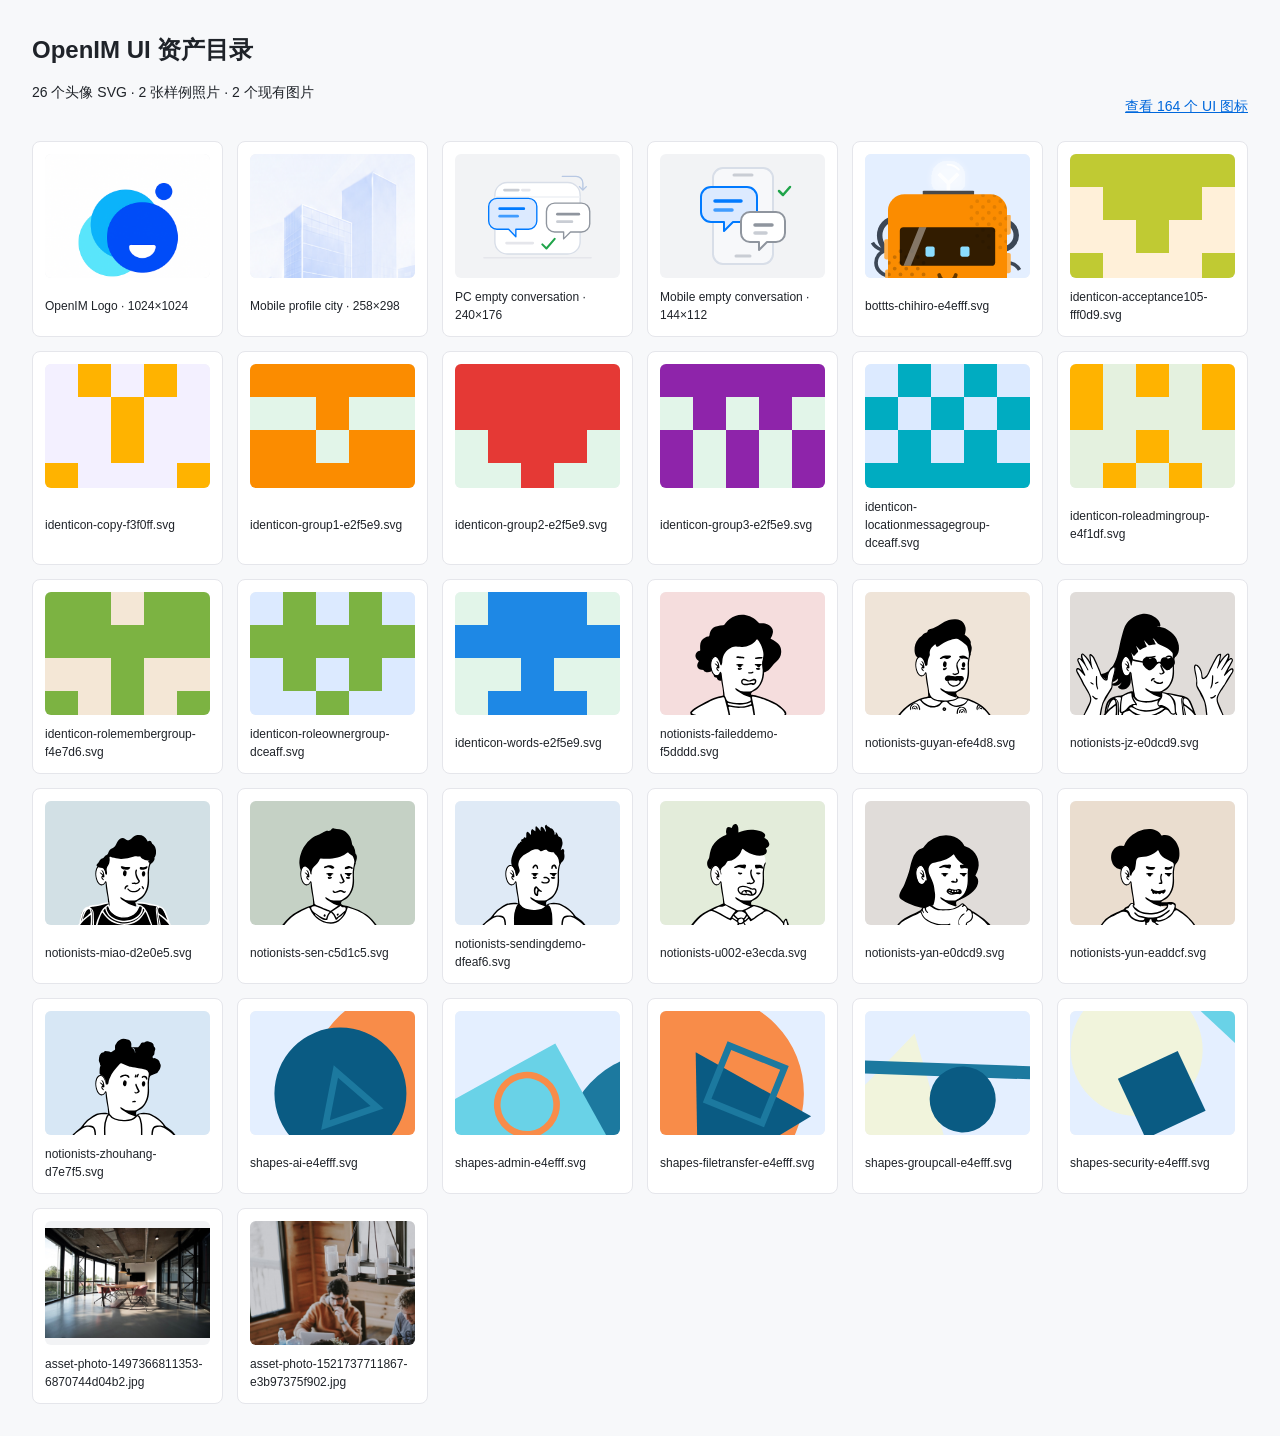
<file: assets/ui-assets.html>
<!doctype html>
<html lang="zh-CN"><meta charset="utf-8"><meta name="viewport" content="width=device-width,initial-scale=1"><title>OpenIM UI 资产目录</title>
<style>body{margin:0;padding:32px;font:14px/1.5 -apple-system,BlinkMacSystemFont,"PingFang SC",sans-serif;color:#1f2329;background:#f7f8fa}header{display:flex;align-items:end;justify-content:space-between;gap:24px;margin-bottom:24px}h1{margin:0;font-size:24px}a{color:#0068dc}.grid{display:grid;grid-template-columns:repeat(auto-fill,minmax(180px,1fr));gap:14px}.asset-card{display:grid;gap:10px;min-width:0;padding:12px;color:inherit;text-decoration:none;background:#fff;border:1px solid #e5e6eb;border-radius:8px}.asset-card:hover{border-color:#007aff;box-shadow:0 4px 16px #1f232914}.preview{display:grid;place-items:center;aspect-ratio:4/3;overflow:hidden;background:#f2f3f5;border-radius:6px}.preview img{max-width:100%;max-height:100%;object-fit:contain}.asset-card>span:last-child{overflow-wrap:anywhere;font-size:12px}</style>
<header><div><h1>OpenIM UI 资产目录</h1><p>26 个头像 SVG · 2 张样例照片 · 2 个现有图片</p></div><a href="./ui-icons/catalog.html">查看 164 个 UI 图标</a></header><div class="grid"><a class="asset-card" href="/assets/brand/openim-logo.png"><span class="preview"><img src="/assets/brand/openim-logo.png" alt="OpenIM Logo · 1024×1024" loading="lazy"></span><span>OpenIM Logo · 1024×1024</span></a>
<a class="asset-card" href="/assets/reference-style/mobile-profile-city.png"><span class="preview"><img src="/assets/reference-style/mobile-profile-city.png" alt="Mobile profile city · 258×298" loading="lazy"></span><span>Mobile profile city · 258×298</span></a>
<a class="asset-card" href="/assets/empty-states/pc-empty-conversation.svg"><span class="preview"><img src="/assets/empty-states/pc-empty-conversation.svg" alt="PC empty conversation · 240×176" loading="lazy"></span><span>PC empty conversation · 240×176</span></a>
<a class="asset-card" href="/assets/empty-states/mobile-empty-conversation.svg"><span class="preview"><img src="/assets/empty-states/mobile-empty-conversation.svg" alt="Mobile empty conversation · 144×112" loading="lazy"></span><span>Mobile empty conversation · 144×112</span></a>
<a class="asset-card" href="/assets/ui-avatars/bottts-chihiro-e4efff.svg"><span class="preview"><img src="/assets/ui-avatars/bottts-chihiro-e4efff.svg" alt="bottts-chihiro-e4efff.svg" loading="lazy"></span><span>bottts-chihiro-e4efff.svg</span></a>
<a class="asset-card" href="/assets/ui-avatars/identicon-acceptance105-fff0d9.svg"><span class="preview"><img src="/assets/ui-avatars/identicon-acceptance105-fff0d9.svg" alt="identicon-acceptance105-fff0d9.svg" loading="lazy"></span><span>identicon-acceptance105-fff0d9.svg</span></a>
<a class="asset-card" href="/assets/ui-avatars/identicon-copy-f3f0ff.svg"><span class="preview"><img src="/assets/ui-avatars/identicon-copy-f3f0ff.svg" alt="identicon-copy-f3f0ff.svg" loading="lazy"></span><span>identicon-copy-f3f0ff.svg</span></a>
<a class="asset-card" href="/assets/ui-avatars/identicon-group1-e2f5e9.svg"><span class="preview"><img src="/assets/ui-avatars/identicon-group1-e2f5e9.svg" alt="identicon-group1-e2f5e9.svg" loading="lazy"></span><span>identicon-group1-e2f5e9.svg</span></a>
<a class="asset-card" href="/assets/ui-avatars/identicon-group2-e2f5e9.svg"><span class="preview"><img src="/assets/ui-avatars/identicon-group2-e2f5e9.svg" alt="identicon-group2-e2f5e9.svg" loading="lazy"></span><span>identicon-group2-e2f5e9.svg</span></a>
<a class="asset-card" href="/assets/ui-avatars/identicon-group3-e2f5e9.svg"><span class="preview"><img src="/assets/ui-avatars/identicon-group3-e2f5e9.svg" alt="identicon-group3-e2f5e9.svg" loading="lazy"></span><span>identicon-group3-e2f5e9.svg</span></a>
<a class="asset-card" href="/assets/ui-avatars/identicon-locationmessagegroup-dceaff.svg"><span class="preview"><img src="/assets/ui-avatars/identicon-locationmessagegroup-dceaff.svg" alt="identicon-locationmessagegroup-dceaff.svg" loading="lazy"></span><span>identicon-locationmessagegroup-dceaff.svg</span></a>
<a class="asset-card" href="/assets/ui-avatars/identicon-roleadmingroup-e4f1df.svg"><span class="preview"><img src="/assets/ui-avatars/identicon-roleadmingroup-e4f1df.svg" alt="identicon-roleadmingroup-e4f1df.svg" loading="lazy"></span><span>identicon-roleadmingroup-e4f1df.svg</span></a>
<a class="asset-card" href="/assets/ui-avatars/identicon-rolemembergroup-f4e7d6.svg"><span class="preview"><img src="/assets/ui-avatars/identicon-rolemembergroup-f4e7d6.svg" alt="identicon-rolemembergroup-f4e7d6.svg" loading="lazy"></span><span>identicon-rolemembergroup-f4e7d6.svg</span></a>
<a class="asset-card" href="/assets/ui-avatars/identicon-roleownergroup-dceaff.svg"><span class="preview"><img src="/assets/ui-avatars/identicon-roleownergroup-dceaff.svg" alt="identicon-roleownergroup-dceaff.svg" loading="lazy"></span><span>identicon-roleownergroup-dceaff.svg</span></a>
<a class="asset-card" href="/assets/ui-avatars/identicon-words-e2f5e9.svg"><span class="preview"><img src="/assets/ui-avatars/identicon-words-e2f5e9.svg" alt="identicon-words-e2f5e9.svg" loading="lazy"></span><span>identicon-words-e2f5e9.svg</span></a>
<a class="asset-card" href="/assets/ui-avatars/notionists-faileddemo-f5dddd.svg"><span class="preview"><img src="/assets/ui-avatars/notionists-faileddemo-f5dddd.svg" alt="notionists-faileddemo-f5dddd.svg" loading="lazy"></span><span>notionists-faileddemo-f5dddd.svg</span></a>
<a class="asset-card" href="/assets/ui-avatars/notionists-guyan-efe4d8.svg"><span class="preview"><img src="/assets/ui-avatars/notionists-guyan-efe4d8.svg" alt="notionists-guyan-efe4d8.svg" loading="lazy"></span><span>notionists-guyan-efe4d8.svg</span></a>
<a class="asset-card" href="/assets/ui-avatars/notionists-jz-e0dcd9.svg"><span class="preview"><img src="/assets/ui-avatars/notionists-jz-e0dcd9.svg" alt="notionists-jz-e0dcd9.svg" loading="lazy"></span><span>notionists-jz-e0dcd9.svg</span></a>
<a class="asset-card" href="/assets/ui-avatars/notionists-miao-d2e0e5.svg"><span class="preview"><img src="/assets/ui-avatars/notionists-miao-d2e0e5.svg" alt="notionists-miao-d2e0e5.svg" loading="lazy"></span><span>notionists-miao-d2e0e5.svg</span></a>
<a class="asset-card" href="/assets/ui-avatars/notionists-sen-c5d1c5.svg"><span class="preview"><img src="/assets/ui-avatars/notionists-sen-c5d1c5.svg" alt="notionists-sen-c5d1c5.svg" loading="lazy"></span><span>notionists-sen-c5d1c5.svg</span></a>
<a class="asset-card" href="/assets/ui-avatars/notionists-sendingdemo-dfeaf6.svg"><span class="preview"><img src="/assets/ui-avatars/notionists-sendingdemo-dfeaf6.svg" alt="notionists-sendingdemo-dfeaf6.svg" loading="lazy"></span><span>notionists-sendingdemo-dfeaf6.svg</span></a>
<a class="asset-card" href="/assets/ui-avatars/notionists-u002-e3ecda.svg"><span class="preview"><img src="/assets/ui-avatars/notionists-u002-e3ecda.svg" alt="notionists-u002-e3ecda.svg" loading="lazy"></span><span>notionists-u002-e3ecda.svg</span></a>
<a class="asset-card" href="/assets/ui-avatars/notionists-yan-e0dcd9.svg"><span class="preview"><img src="/assets/ui-avatars/notionists-yan-e0dcd9.svg" alt="notionists-yan-e0dcd9.svg" loading="lazy"></span><span>notionists-yan-e0dcd9.svg</span></a>
<a class="asset-card" href="/assets/ui-avatars/notionists-yun-eaddcf.svg"><span class="preview"><img src="/assets/ui-avatars/notionists-yun-eaddcf.svg" alt="notionists-yun-eaddcf.svg" loading="lazy"></span><span>notionists-yun-eaddcf.svg</span></a>
<a class="asset-card" href="/assets/ui-avatars/notionists-zhouhang-d7e7f5.svg"><span class="preview"><img src="/assets/ui-avatars/notionists-zhouhang-d7e7f5.svg" alt="notionists-zhouhang-d7e7f5.svg" loading="lazy"></span><span>notionists-zhouhang-d7e7f5.svg</span></a>
<a class="asset-card" href="/assets/ui-avatars/shapes-ai-e4efff.svg"><span class="preview"><img src="/assets/ui-avatars/shapes-ai-e4efff.svg" alt="shapes-ai-e4efff.svg" loading="lazy"></span><span>shapes-ai-e4efff.svg</span></a>
<a class="asset-card" href="/assets/ui-avatars/shapes-admin-e4efff.svg"><span class="preview"><img src="/assets/ui-avatars/shapes-admin-e4efff.svg" alt="shapes-admin-e4efff.svg" loading="lazy"></span><span>shapes-admin-e4efff.svg</span></a>
<a class="asset-card" href="/assets/ui-avatars/shapes-filetransfer-e4efff.svg"><span class="preview"><img src="/assets/ui-avatars/shapes-filetransfer-e4efff.svg" alt="shapes-filetransfer-e4efff.svg" loading="lazy"></span><span>shapes-filetransfer-e4efff.svg</span></a>
<a class="asset-card" href="/assets/ui-avatars/shapes-groupcall-e4efff.svg"><span class="preview"><img src="/assets/ui-avatars/shapes-groupcall-e4efff.svg" alt="shapes-groupcall-e4efff.svg" loading="lazy"></span><span>shapes-groupcall-e4efff.svg</span></a>
<a class="asset-card" href="/assets/ui-avatars/shapes-security-e4efff.svg"><span class="preview"><img src="/assets/ui-avatars/shapes-security-e4efff.svg" alt="shapes-security-e4efff.svg" loading="lazy"></span><span>shapes-security-e4efff.svg</span></a>
<a class="asset-card" href="/assets/demo-media/asset-photo-1497366811353-6870744d04b2.jpg"><span class="preview"><img src="/assets/demo-media/asset-photo-1497366811353-6870744d04b2.jpg" alt="asset-photo-1497366811353-6870744d04b2.jpg" loading="lazy"></span><span>asset-photo-1497366811353-6870744d04b2.jpg</span></a>
<a class="asset-card" href="/assets/demo-media/asset-photo-1521737711867-e3b97375f902.jpg"><span class="preview"><img src="/assets/demo-media/asset-photo-1521737711867-e3b97375f902.jpg" alt="asset-photo-1521737711867-e3b97375f902.jpg" loading="lazy"></span><span>asset-photo-1521737711867-e3b97375f902.jpg</span></a></div></html>
</file>
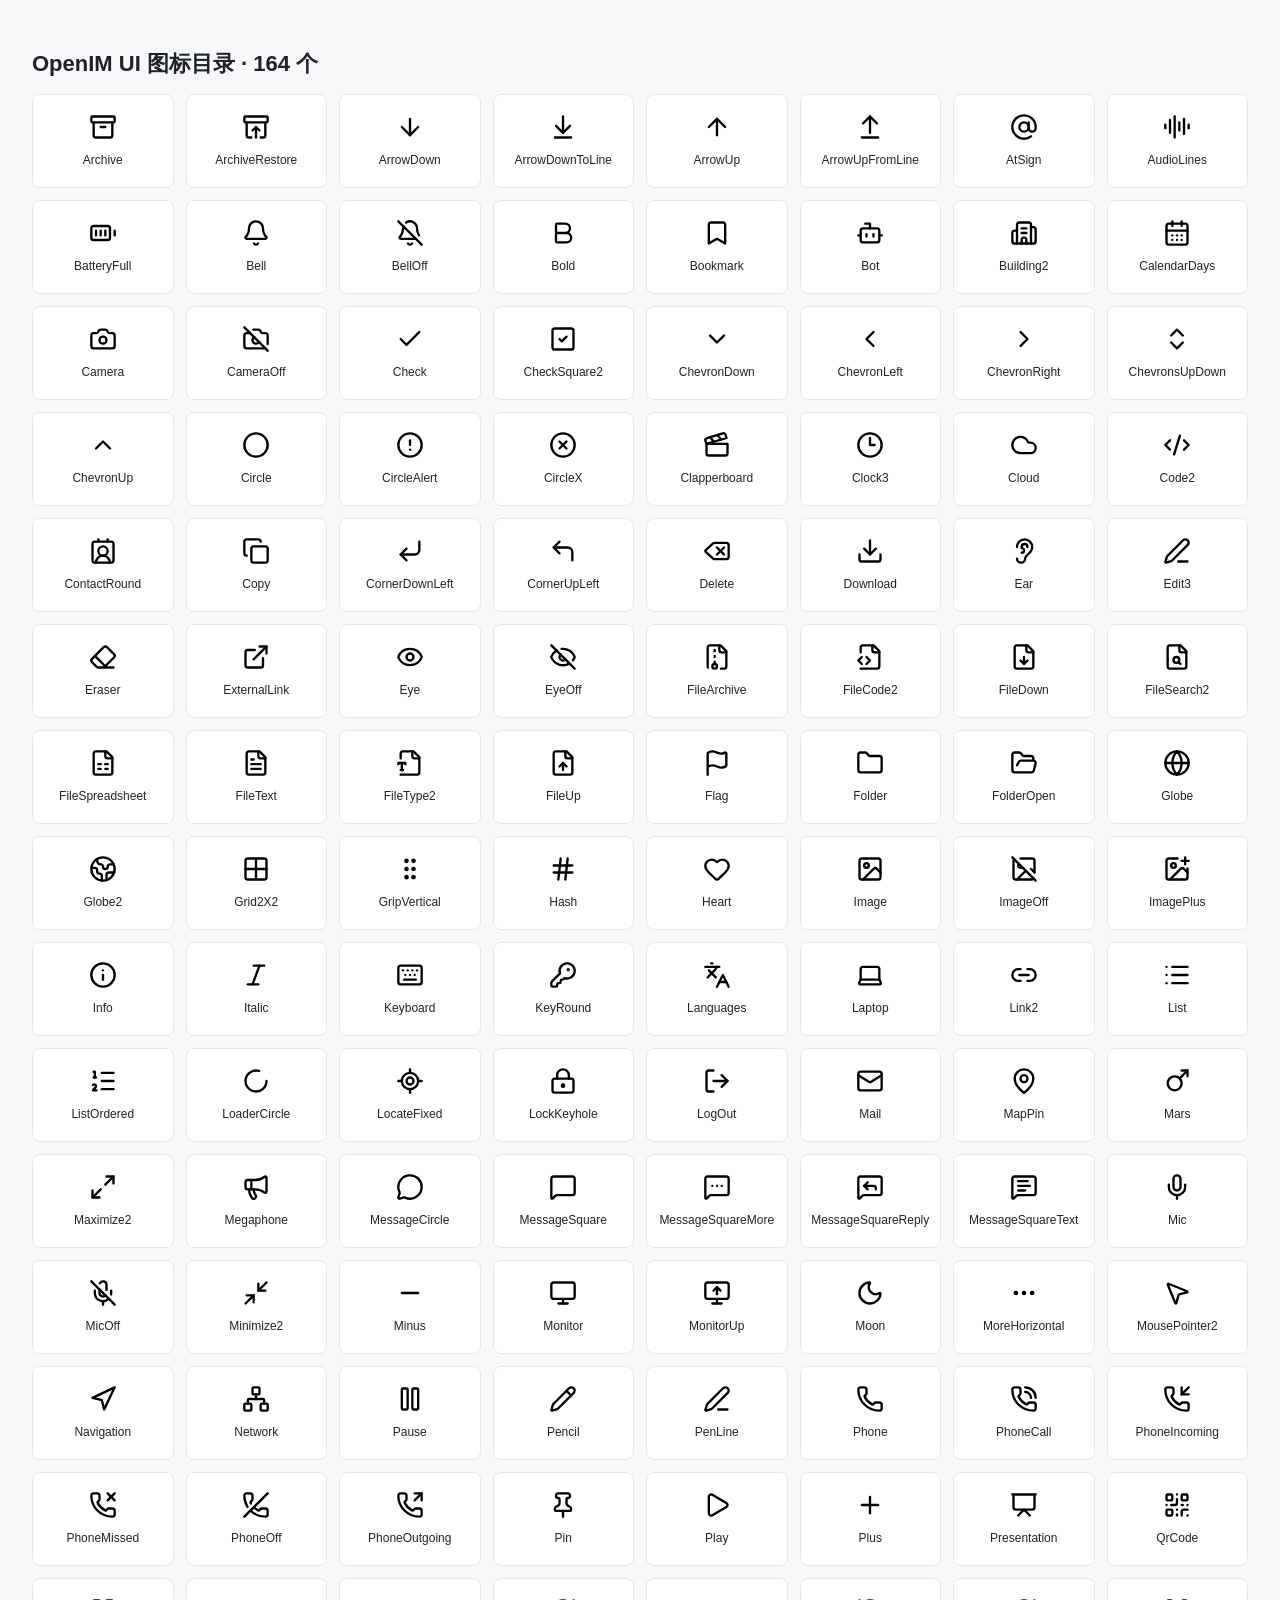
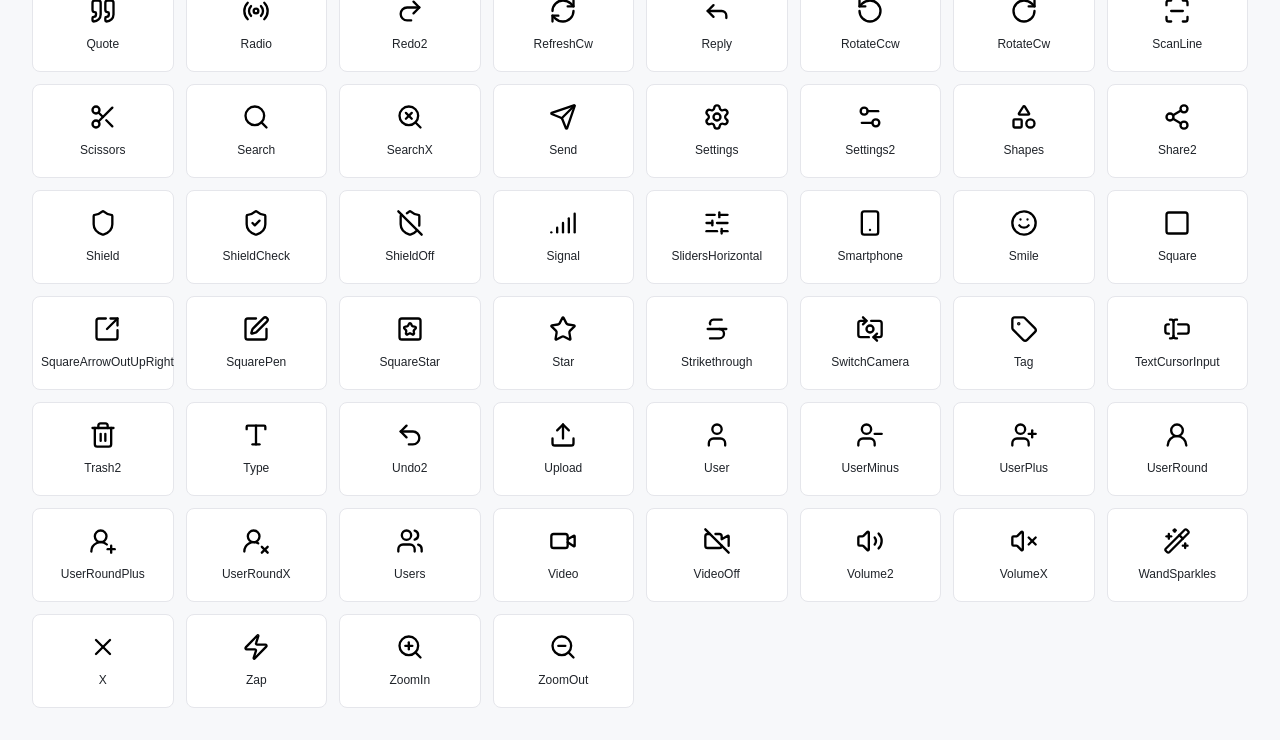
<file: assets/ui-icons/catalog.html>
<!doctype html>
<html lang="zh-CN"><meta charset="utf-8"><meta name="viewport" content="width=device-width,initial-scale=1"><title>OpenIM UI 图标目录</title>
<style>body{margin:0;padding:32px;font:14px/1.5 -apple-system,BlinkMacSystemFont,"PingFang SC",sans-serif;color:#1f2329;background:#f7f8fa}h1{font-size:22px;font-weight:600}.grid{display:grid;grid-template-columns:repeat(auto-fill,minmax(128px,1fr));gap:12px}.icon-card{display:grid;gap:10px;justify-items:center;padding:18px 8px;color:inherit;text-decoration:none;background:#fff;border:1px solid #e5e6eb;border-radius:8px}.icon-card:hover{border-color:#007aff;box-shadow:0 4px 16px #1f232914}.icon-card img{width:28px;height:28px}.icon-card span{font-size:12px}</style>
<h1>OpenIM UI 图标目录 · 164 个</h1><div class="grid"><a class="icon-card" href="./archive.svg"><img src="./archive.svg" alt="Archive" loading="lazy"><span>Archive</span></a>
<a class="icon-card" href="./archive-restore.svg"><img src="./archive-restore.svg" alt="ArchiveRestore" loading="lazy"><span>ArchiveRestore</span></a>
<a class="icon-card" href="./arrow-down.svg"><img src="./arrow-down.svg" alt="ArrowDown" loading="lazy"><span>ArrowDown</span></a>
<a class="icon-card" href="./arrow-down-to-line.svg"><img src="./arrow-down-to-line.svg" alt="ArrowDownToLine" loading="lazy"><span>ArrowDownToLine</span></a>
<a class="icon-card" href="./arrow-up.svg"><img src="./arrow-up.svg" alt="ArrowUp" loading="lazy"><span>ArrowUp</span></a>
<a class="icon-card" href="./arrow-up-from-line.svg"><img src="./arrow-up-from-line.svg" alt="ArrowUpFromLine" loading="lazy"><span>ArrowUpFromLine</span></a>
<a class="icon-card" href="./at-sign.svg"><img src="./at-sign.svg" alt="AtSign" loading="lazy"><span>AtSign</span></a>
<a class="icon-card" href="./audio-lines.svg"><img src="./audio-lines.svg" alt="AudioLines" loading="lazy"><span>AudioLines</span></a>
<a class="icon-card" href="./battery-full.svg"><img src="./battery-full.svg" alt="BatteryFull" loading="lazy"><span>BatteryFull</span></a>
<a class="icon-card" href="./bell.svg"><img src="./bell.svg" alt="Bell" loading="lazy"><span>Bell</span></a>
<a class="icon-card" href="./bell-off.svg"><img src="./bell-off.svg" alt="BellOff" loading="lazy"><span>BellOff</span></a>
<a class="icon-card" href="./bold.svg"><img src="./bold.svg" alt="Bold" loading="lazy"><span>Bold</span></a>
<a class="icon-card" href="./bookmark.svg"><img src="./bookmark.svg" alt="Bookmark" loading="lazy"><span>Bookmark</span></a>
<a class="icon-card" href="./bot.svg"><img src="./bot.svg" alt="Bot" loading="lazy"><span>Bot</span></a>
<a class="icon-card" href="./building2.svg"><img src="./building2.svg" alt="Building2" loading="lazy"><span>Building2</span></a>
<a class="icon-card" href="./calendar-days.svg"><img src="./calendar-days.svg" alt="CalendarDays" loading="lazy"><span>CalendarDays</span></a>
<a class="icon-card" href="./camera.svg"><img src="./camera.svg" alt="Camera" loading="lazy"><span>Camera</span></a>
<a class="icon-card" href="./camera-off.svg"><img src="./camera-off.svg" alt="CameraOff" loading="lazy"><span>CameraOff</span></a>
<a class="icon-card" href="./check.svg"><img src="./check.svg" alt="Check" loading="lazy"><span>Check</span></a>
<a class="icon-card" href="./check-square2.svg"><img src="./check-square2.svg" alt="CheckSquare2" loading="lazy"><span>CheckSquare2</span></a>
<a class="icon-card" href="./chevron-down.svg"><img src="./chevron-down.svg" alt="ChevronDown" loading="lazy"><span>ChevronDown</span></a>
<a class="icon-card" href="./chevron-left.svg"><img src="./chevron-left.svg" alt="ChevronLeft" loading="lazy"><span>ChevronLeft</span></a>
<a class="icon-card" href="./chevron-right.svg"><img src="./chevron-right.svg" alt="ChevronRight" loading="lazy"><span>ChevronRight</span></a>
<a class="icon-card" href="./chevrons-up-down.svg"><img src="./chevrons-up-down.svg" alt="ChevronsUpDown" loading="lazy"><span>ChevronsUpDown</span></a>
<a class="icon-card" href="./chevron-up.svg"><img src="./chevron-up.svg" alt="ChevronUp" loading="lazy"><span>ChevronUp</span></a>
<a class="icon-card" href="./circle.svg"><img src="./circle.svg" alt="Circle" loading="lazy"><span>Circle</span></a>
<a class="icon-card" href="./circle-alert.svg"><img src="./circle-alert.svg" alt="CircleAlert" loading="lazy"><span>CircleAlert</span></a>
<a class="icon-card" href="./circle-x.svg"><img src="./circle-x.svg" alt="CircleX" loading="lazy"><span>CircleX</span></a>
<a class="icon-card" href="./clapperboard.svg"><img src="./clapperboard.svg" alt="Clapperboard" loading="lazy"><span>Clapperboard</span></a>
<a class="icon-card" href="./clock3.svg"><img src="./clock3.svg" alt="Clock3" loading="lazy"><span>Clock3</span></a>
<a class="icon-card" href="./cloud.svg"><img src="./cloud.svg" alt="Cloud" loading="lazy"><span>Cloud</span></a>
<a class="icon-card" href="./code2.svg"><img src="./code2.svg" alt="Code2" loading="lazy"><span>Code2</span></a>
<a class="icon-card" href="./contact-round.svg"><img src="./contact-round.svg" alt="ContactRound" loading="lazy"><span>ContactRound</span></a>
<a class="icon-card" href="./copy.svg"><img src="./copy.svg" alt="Copy" loading="lazy"><span>Copy</span></a>
<a class="icon-card" href="./corner-down-left.svg"><img src="./corner-down-left.svg" alt="CornerDownLeft" loading="lazy"><span>CornerDownLeft</span></a>
<a class="icon-card" href="./corner-up-left.svg"><img src="./corner-up-left.svg" alt="CornerUpLeft" loading="lazy"><span>CornerUpLeft</span></a>
<a class="icon-card" href="./delete.svg"><img src="./delete.svg" alt="Delete" loading="lazy"><span>Delete</span></a>
<a class="icon-card" href="./download.svg"><img src="./download.svg" alt="Download" loading="lazy"><span>Download</span></a>
<a class="icon-card" href="./ear.svg"><img src="./ear.svg" alt="Ear" loading="lazy"><span>Ear</span></a>
<a class="icon-card" href="./edit3.svg"><img src="./edit3.svg" alt="Edit3" loading="lazy"><span>Edit3</span></a>
<a class="icon-card" href="./eraser.svg"><img src="./eraser.svg" alt="Eraser" loading="lazy"><span>Eraser</span></a>
<a class="icon-card" href="./external-link.svg"><img src="./external-link.svg" alt="ExternalLink" loading="lazy"><span>ExternalLink</span></a>
<a class="icon-card" href="./eye.svg"><img src="./eye.svg" alt="Eye" loading="lazy"><span>Eye</span></a>
<a class="icon-card" href="./eye-off.svg"><img src="./eye-off.svg" alt="EyeOff" loading="lazy"><span>EyeOff</span></a>
<a class="icon-card" href="./file-archive.svg"><img src="./file-archive.svg" alt="FileArchive" loading="lazy"><span>FileArchive</span></a>
<a class="icon-card" href="./file-code2.svg"><img src="./file-code2.svg" alt="FileCode2" loading="lazy"><span>FileCode2</span></a>
<a class="icon-card" href="./file-down.svg"><img src="./file-down.svg" alt="FileDown" loading="lazy"><span>FileDown</span></a>
<a class="icon-card" href="./file-search2.svg"><img src="./file-search2.svg" alt="FileSearch2" loading="lazy"><span>FileSearch2</span></a>
<a class="icon-card" href="./file-spreadsheet.svg"><img src="./file-spreadsheet.svg" alt="FileSpreadsheet" loading="lazy"><span>FileSpreadsheet</span></a>
<a class="icon-card" href="./file-text.svg"><img src="./file-text.svg" alt="FileText" loading="lazy"><span>FileText</span></a>
<a class="icon-card" href="./file-type2.svg"><img src="./file-type2.svg" alt="FileType2" loading="lazy"><span>FileType2</span></a>
<a class="icon-card" href="./file-up.svg"><img src="./file-up.svg" alt="FileUp" loading="lazy"><span>FileUp</span></a>
<a class="icon-card" href="./flag.svg"><img src="./flag.svg" alt="Flag" loading="lazy"><span>Flag</span></a>
<a class="icon-card" href="./folder.svg"><img src="./folder.svg" alt="Folder" loading="lazy"><span>Folder</span></a>
<a class="icon-card" href="./folder-open.svg"><img src="./folder-open.svg" alt="FolderOpen" loading="lazy"><span>FolderOpen</span></a>
<a class="icon-card" href="./globe.svg"><img src="./globe.svg" alt="Globe" loading="lazy"><span>Globe</span></a>
<a class="icon-card" href="./globe2.svg"><img src="./globe2.svg" alt="Globe2" loading="lazy"><span>Globe2</span></a>
<a class="icon-card" href="./grid2-x2.svg"><img src="./grid2-x2.svg" alt="Grid2X2" loading="lazy"><span>Grid2X2</span></a>
<a class="icon-card" href="./grip-vertical.svg"><img src="./grip-vertical.svg" alt="GripVertical" loading="lazy"><span>GripVertical</span></a>
<a class="icon-card" href="./hash.svg"><img src="./hash.svg" alt="Hash" loading="lazy"><span>Hash</span></a>
<a class="icon-card" href="./heart.svg"><img src="./heart.svg" alt="Heart" loading="lazy"><span>Heart</span></a>
<a class="icon-card" href="./image.svg"><img src="./image.svg" alt="Image" loading="lazy"><span>Image</span></a>
<a class="icon-card" href="./image-off.svg"><img src="./image-off.svg" alt="ImageOff" loading="lazy"><span>ImageOff</span></a>
<a class="icon-card" href="./image-plus.svg"><img src="./image-plus.svg" alt="ImagePlus" loading="lazy"><span>ImagePlus</span></a>
<a class="icon-card" href="./info.svg"><img src="./info.svg" alt="Info" loading="lazy"><span>Info</span></a>
<a class="icon-card" href="./italic.svg"><img src="./italic.svg" alt="Italic" loading="lazy"><span>Italic</span></a>
<a class="icon-card" href="./keyboard.svg"><img src="./keyboard.svg" alt="Keyboard" loading="lazy"><span>Keyboard</span></a>
<a class="icon-card" href="./key-round.svg"><img src="./key-round.svg" alt="KeyRound" loading="lazy"><span>KeyRound</span></a>
<a class="icon-card" href="./languages.svg"><img src="./languages.svg" alt="Languages" loading="lazy"><span>Languages</span></a>
<a class="icon-card" href="./laptop.svg"><img src="./laptop.svg" alt="Laptop" loading="lazy"><span>Laptop</span></a>
<a class="icon-card" href="./link2.svg"><img src="./link2.svg" alt="Link2" loading="lazy"><span>Link2</span></a>
<a class="icon-card" href="./list.svg"><img src="./list.svg" alt="List" loading="lazy"><span>List</span></a>
<a class="icon-card" href="./list-ordered.svg"><img src="./list-ordered.svg" alt="ListOrdered" loading="lazy"><span>ListOrdered</span></a>
<a class="icon-card" href="./loader-circle.svg"><img src="./loader-circle.svg" alt="LoaderCircle" loading="lazy"><span>LoaderCircle</span></a>
<a class="icon-card" href="./locate-fixed.svg"><img src="./locate-fixed.svg" alt="LocateFixed" loading="lazy"><span>LocateFixed</span></a>
<a class="icon-card" href="./lock-keyhole.svg"><img src="./lock-keyhole.svg" alt="LockKeyhole" loading="lazy"><span>LockKeyhole</span></a>
<a class="icon-card" href="./log-out.svg"><img src="./log-out.svg" alt="LogOut" loading="lazy"><span>LogOut</span></a>
<a class="icon-card" href="./mail.svg"><img src="./mail.svg" alt="Mail" loading="lazy"><span>Mail</span></a>
<a class="icon-card" href="./map-pin.svg"><img src="./map-pin.svg" alt="MapPin" loading="lazy"><span>MapPin</span></a>
<a class="icon-card" href="./mars.svg"><img src="./mars.svg" alt="Mars" loading="lazy"><span>Mars</span></a>
<a class="icon-card" href="./maximize2.svg"><img src="./maximize2.svg" alt="Maximize2" loading="lazy"><span>Maximize2</span></a>
<a class="icon-card" href="./megaphone.svg"><img src="./megaphone.svg" alt="Megaphone" loading="lazy"><span>Megaphone</span></a>
<a class="icon-card" href="./message-circle.svg"><img src="./message-circle.svg" alt="MessageCircle" loading="lazy"><span>MessageCircle</span></a>
<a class="icon-card" href="./message-square.svg"><img src="./message-square.svg" alt="MessageSquare" loading="lazy"><span>MessageSquare</span></a>
<a class="icon-card" href="./message-square-more.svg"><img src="./message-square-more.svg" alt="MessageSquareMore" loading="lazy"><span>MessageSquareMore</span></a>
<a class="icon-card" href="./message-square-reply.svg"><img src="./message-square-reply.svg" alt="MessageSquareReply" loading="lazy"><span>MessageSquareReply</span></a>
<a class="icon-card" href="./message-square-text.svg"><img src="./message-square-text.svg" alt="MessageSquareText" loading="lazy"><span>MessageSquareText</span></a>
<a class="icon-card" href="./mic.svg"><img src="./mic.svg" alt="Mic" loading="lazy"><span>Mic</span></a>
<a class="icon-card" href="./mic-off.svg"><img src="./mic-off.svg" alt="MicOff" loading="lazy"><span>MicOff</span></a>
<a class="icon-card" href="./minimize2.svg"><img src="./minimize2.svg" alt="Minimize2" loading="lazy"><span>Minimize2</span></a>
<a class="icon-card" href="./minus.svg"><img src="./minus.svg" alt="Minus" loading="lazy"><span>Minus</span></a>
<a class="icon-card" href="./monitor.svg"><img src="./monitor.svg" alt="Monitor" loading="lazy"><span>Monitor</span></a>
<a class="icon-card" href="./monitor-up.svg"><img src="./monitor-up.svg" alt="MonitorUp" loading="lazy"><span>MonitorUp</span></a>
<a class="icon-card" href="./moon.svg"><img src="./moon.svg" alt="Moon" loading="lazy"><span>Moon</span></a>
<a class="icon-card" href="./more-horizontal.svg"><img src="./more-horizontal.svg" alt="MoreHorizontal" loading="lazy"><span>MoreHorizontal</span></a>
<a class="icon-card" href="./mouse-pointer2.svg"><img src="./mouse-pointer2.svg" alt="MousePointer2" loading="lazy"><span>MousePointer2</span></a>
<a class="icon-card" href="./navigation.svg"><img src="./navigation.svg" alt="Navigation" loading="lazy"><span>Navigation</span></a>
<a class="icon-card" href="./network.svg"><img src="./network.svg" alt="Network" loading="lazy"><span>Network</span></a>
<a class="icon-card" href="./pause.svg"><img src="./pause.svg" alt="Pause" loading="lazy"><span>Pause</span></a>
<a class="icon-card" href="./pencil.svg"><img src="./pencil.svg" alt="Pencil" loading="lazy"><span>Pencil</span></a>
<a class="icon-card" href="./pen-line.svg"><img src="./pen-line.svg" alt="PenLine" loading="lazy"><span>PenLine</span></a>
<a class="icon-card" href="./phone.svg"><img src="./phone.svg" alt="Phone" loading="lazy"><span>Phone</span></a>
<a class="icon-card" href="./phone-call.svg"><img src="./phone-call.svg" alt="PhoneCall" loading="lazy"><span>PhoneCall</span></a>
<a class="icon-card" href="./phone-incoming.svg"><img src="./phone-incoming.svg" alt="PhoneIncoming" loading="lazy"><span>PhoneIncoming</span></a>
<a class="icon-card" href="./phone-missed.svg"><img src="./phone-missed.svg" alt="PhoneMissed" loading="lazy"><span>PhoneMissed</span></a>
<a class="icon-card" href="./phone-off.svg"><img src="./phone-off.svg" alt="PhoneOff" loading="lazy"><span>PhoneOff</span></a>
<a class="icon-card" href="./phone-outgoing.svg"><img src="./phone-outgoing.svg" alt="PhoneOutgoing" loading="lazy"><span>PhoneOutgoing</span></a>
<a class="icon-card" href="./pin.svg"><img src="./pin.svg" alt="Pin" loading="lazy"><span>Pin</span></a>
<a class="icon-card" href="./play.svg"><img src="./play.svg" alt="Play" loading="lazy"><span>Play</span></a>
<a class="icon-card" href="./plus.svg"><img src="./plus.svg" alt="Plus" loading="lazy"><span>Plus</span></a>
<a class="icon-card" href="./presentation.svg"><img src="./presentation.svg" alt="Presentation" loading="lazy"><span>Presentation</span></a>
<a class="icon-card" href="./qr-code.svg"><img src="./qr-code.svg" alt="QrCode" loading="lazy"><span>QrCode</span></a>
<a class="icon-card" href="./quote.svg"><img src="./quote.svg" alt="Quote" loading="lazy"><span>Quote</span></a>
<a class="icon-card" href="./radio.svg"><img src="./radio.svg" alt="Radio" loading="lazy"><span>Radio</span></a>
<a class="icon-card" href="./redo2.svg"><img src="./redo2.svg" alt="Redo2" loading="lazy"><span>Redo2</span></a>
<a class="icon-card" href="./refresh-cw.svg"><img src="./refresh-cw.svg" alt="RefreshCw" loading="lazy"><span>RefreshCw</span></a>
<a class="icon-card" href="./reply.svg"><img src="./reply.svg" alt="Reply" loading="lazy"><span>Reply</span></a>
<a class="icon-card" href="./rotate-ccw.svg"><img src="./rotate-ccw.svg" alt="RotateCcw" loading="lazy"><span>RotateCcw</span></a>
<a class="icon-card" href="./rotate-cw.svg"><img src="./rotate-cw.svg" alt="RotateCw" loading="lazy"><span>RotateCw</span></a>
<a class="icon-card" href="./scan-line.svg"><img src="./scan-line.svg" alt="ScanLine" loading="lazy"><span>ScanLine</span></a>
<a class="icon-card" href="./scissors.svg"><img src="./scissors.svg" alt="Scissors" loading="lazy"><span>Scissors</span></a>
<a class="icon-card" href="./search.svg"><img src="./search.svg" alt="Search" loading="lazy"><span>Search</span></a>
<a class="icon-card" href="./search-x.svg"><img src="./search-x.svg" alt="SearchX" loading="lazy"><span>SearchX</span></a>
<a class="icon-card" href="./send.svg"><img src="./send.svg" alt="Send" loading="lazy"><span>Send</span></a>
<a class="icon-card" href="./settings.svg"><img src="./settings.svg" alt="Settings" loading="lazy"><span>Settings</span></a>
<a class="icon-card" href="./settings2.svg"><img src="./settings2.svg" alt="Settings2" loading="lazy"><span>Settings2</span></a>
<a class="icon-card" href="./shapes.svg"><img src="./shapes.svg" alt="Shapes" loading="lazy"><span>Shapes</span></a>
<a class="icon-card" href="./share2.svg"><img src="./share2.svg" alt="Share2" loading="lazy"><span>Share2</span></a>
<a class="icon-card" href="./shield.svg"><img src="./shield.svg" alt="Shield" loading="lazy"><span>Shield</span></a>
<a class="icon-card" href="./shield-check.svg"><img src="./shield-check.svg" alt="ShieldCheck" loading="lazy"><span>ShieldCheck</span></a>
<a class="icon-card" href="./shield-off.svg"><img src="./shield-off.svg" alt="ShieldOff" loading="lazy"><span>ShieldOff</span></a>
<a class="icon-card" href="./signal.svg"><img src="./signal.svg" alt="Signal" loading="lazy"><span>Signal</span></a>
<a class="icon-card" href="./sliders-horizontal.svg"><img src="./sliders-horizontal.svg" alt="SlidersHorizontal" loading="lazy"><span>SlidersHorizontal</span></a>
<a class="icon-card" href="./smartphone.svg"><img src="./smartphone.svg" alt="Smartphone" loading="lazy"><span>Smartphone</span></a>
<a class="icon-card" href="./smile.svg"><img src="./smile.svg" alt="Smile" loading="lazy"><span>Smile</span></a>
<a class="icon-card" href="./square.svg"><img src="./square.svg" alt="Square" loading="lazy"><span>Square</span></a>
<a class="icon-card" href="./square-arrow-out-up-right.svg"><img src="./square-arrow-out-up-right.svg" alt="SquareArrowOutUpRight" loading="lazy"><span>SquareArrowOutUpRight</span></a>
<a class="icon-card" href="./square-pen.svg"><img src="./square-pen.svg" alt="SquarePen" loading="lazy"><span>SquarePen</span></a>
<a class="icon-card" href="./square-star.svg"><img src="./square-star.svg" alt="SquareStar" loading="lazy"><span>SquareStar</span></a>
<a class="icon-card" href="./star.svg"><img src="./star.svg" alt="Star" loading="lazy"><span>Star</span></a>
<a class="icon-card" href="./strikethrough.svg"><img src="./strikethrough.svg" alt="Strikethrough" loading="lazy"><span>Strikethrough</span></a>
<a class="icon-card" href="./switch-camera.svg"><img src="./switch-camera.svg" alt="SwitchCamera" loading="lazy"><span>SwitchCamera</span></a>
<a class="icon-card" href="./tag.svg"><img src="./tag.svg" alt="Tag" loading="lazy"><span>Tag</span></a>
<a class="icon-card" href="./text-cursor-input.svg"><img src="./text-cursor-input.svg" alt="TextCursorInput" loading="lazy"><span>TextCursorInput</span></a>
<a class="icon-card" href="./trash2.svg"><img src="./trash2.svg" alt="Trash2" loading="lazy"><span>Trash2</span></a>
<a class="icon-card" href="./type.svg"><img src="./type.svg" alt="Type" loading="lazy"><span>Type</span></a>
<a class="icon-card" href="./undo2.svg"><img src="./undo2.svg" alt="Undo2" loading="lazy"><span>Undo2</span></a>
<a class="icon-card" href="./upload.svg"><img src="./upload.svg" alt="Upload" loading="lazy"><span>Upload</span></a>
<a class="icon-card" href="./user.svg"><img src="./user.svg" alt="User" loading="lazy"><span>User</span></a>
<a class="icon-card" href="./user-minus.svg"><img src="./user-minus.svg" alt="UserMinus" loading="lazy"><span>UserMinus</span></a>
<a class="icon-card" href="./user-plus.svg"><img src="./user-plus.svg" alt="UserPlus" loading="lazy"><span>UserPlus</span></a>
<a class="icon-card" href="./user-round.svg"><img src="./user-round.svg" alt="UserRound" loading="lazy"><span>UserRound</span></a>
<a class="icon-card" href="./user-round-plus.svg"><img src="./user-round-plus.svg" alt="UserRoundPlus" loading="lazy"><span>UserRoundPlus</span></a>
<a class="icon-card" href="./user-round-x.svg"><img src="./user-round-x.svg" alt="UserRoundX" loading="lazy"><span>UserRoundX</span></a>
<a class="icon-card" href="./users.svg"><img src="./users.svg" alt="Users" loading="lazy"><span>Users</span></a>
<a class="icon-card" href="./video.svg"><img src="./video.svg" alt="Video" loading="lazy"><span>Video</span></a>
<a class="icon-card" href="./video-off.svg"><img src="./video-off.svg" alt="VideoOff" loading="lazy"><span>VideoOff</span></a>
<a class="icon-card" href="./volume2.svg"><img src="./volume2.svg" alt="Volume2" loading="lazy"><span>Volume2</span></a>
<a class="icon-card" href="./volume-x.svg"><img src="./volume-x.svg" alt="VolumeX" loading="lazy"><span>VolumeX</span></a>
<a class="icon-card" href="./wand-sparkles.svg"><img src="./wand-sparkles.svg" alt="WandSparkles" loading="lazy"><span>WandSparkles</span></a>
<a class="icon-card" href="./x.svg"><img src="./x.svg" alt="X" loading="lazy"><span>X</span></a>
<a class="icon-card" href="./zap.svg"><img src="./zap.svg" alt="Zap" loading="lazy"><span>Zap</span></a>
<a class="icon-card" href="./zoom-in.svg"><img src="./zoom-in.svg" alt="ZoomIn" loading="lazy"><span>ZoomIn</span></a>
<a class="icon-card" href="./zoom-out.svg"><img src="./zoom-out.svg" alt="ZoomOut" loading="lazy"><span>ZoomOut</span></a></div></html>
</file>
